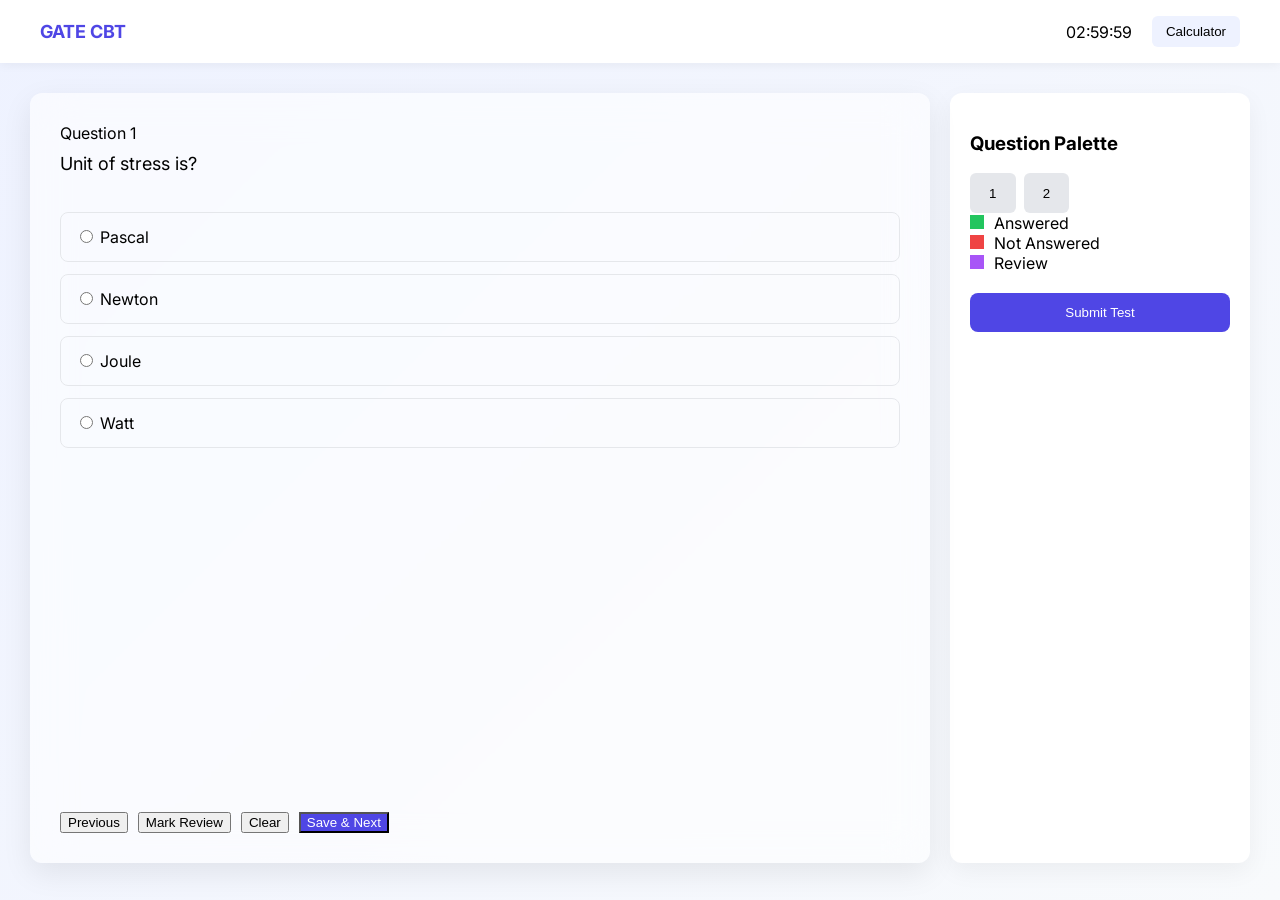
<file: index.html>
<!DOCTYPE html>
<html lang="en">

<head>

<meta charset="UTF-8">
<meta name="viewport" content="width=device-width, initial-scale=1">

<title>GATE Premium CBT</title>

<link rel="stylesheet" href="css/style.css">

<link href="https://fonts.googleapis.com/css2?family=Inter:wght@400;600;700&display=swap" rel="stylesheet">

</head>

<body>

<header class="topbar">

<div class="logo">
GATE CBT
</div>

<div class="tools">

<div id="timer">03:00:00</div>

<button class="btn ghost" onclick="openCalculator()">
Calculator
</button>

</div>

</header>


<div class="layout">

<main class="question-card">

<div class="question-title" id="qNumber"></div>

<p class="question-text" id="qText"></p>

<div class="options" id="options"></div>

<div class="controls">

<button onclick="prevQuestion()">Previous</button>

<button onclick="markReview()">Mark Review</button>

<button onclick="clearAnswer()">Clear</button>

<button class="primary" onclick="nextQuestion()">Save & Next</button>

</div>

</main>


<aside class="palette">

<h3>Question Palette</h3>

<div id="palette"></div>

<div class="legend">

<div><span class="box answered"></span> Answered</div>

<div><span class="box notanswered"></span> Not Answered</div>

<div><span class="box review"></span> Review</div>

</div>

<button class="submit">Submit Test</button>

</aside>

</div>

<script src="js/app.js"></script>

</body>
</html>
</file>
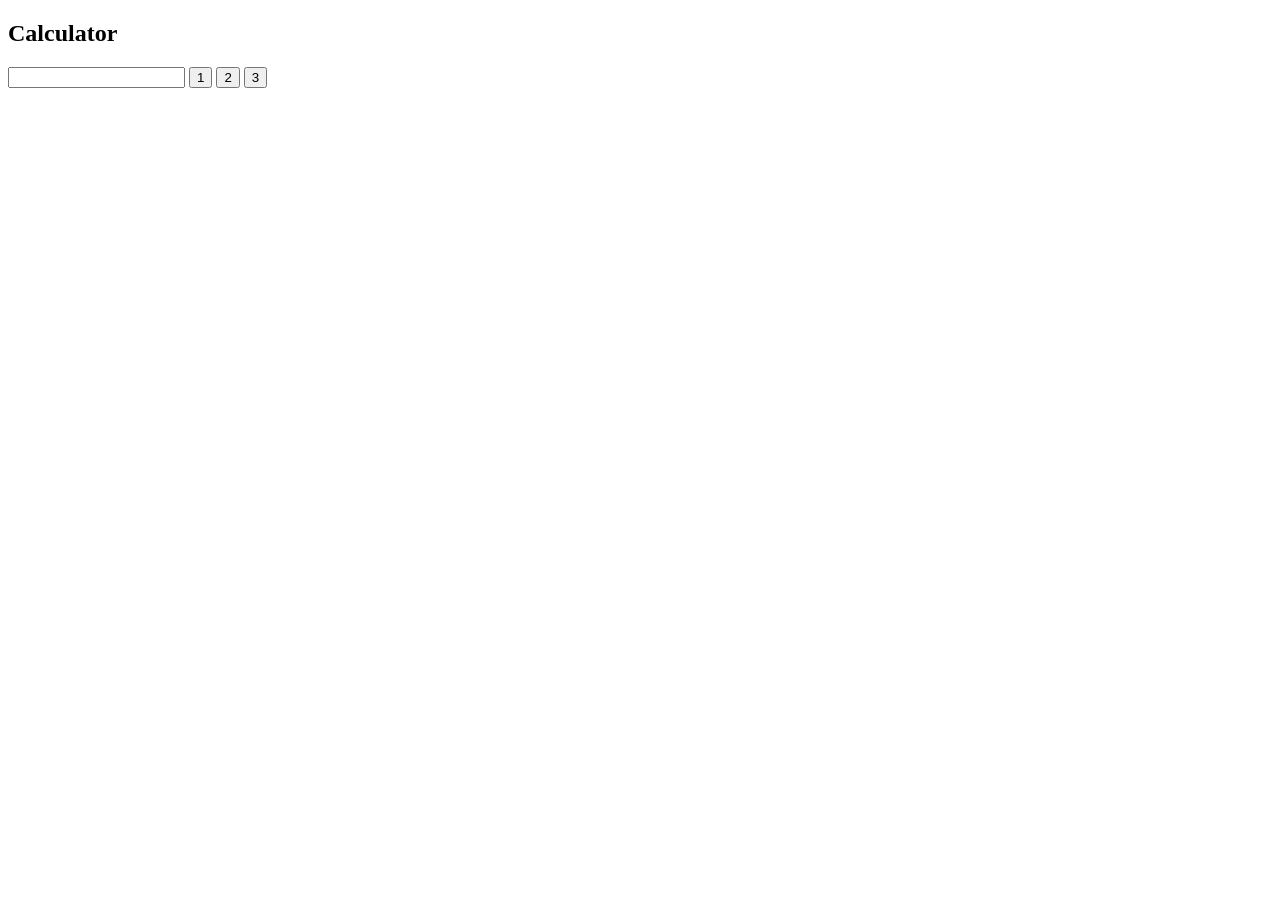
<file: calculator/calculator.html>
<!DOCTYPE html>
<html>
<head>
<title>Calculator</title>
</head>

<body>

<h2>Calculator</h2>

<input id="display">

<button onclick="add('1')">1</button>
<button onclick="add('2')">2</button>
<button onclick="add('3')">3</button>

<script>

function add(val){
document.getElementById("display").value+=val;
}

</script>

</body>
</html>
</file>
<file: css/style.css>
:root{

--primary:#4f46e5;
--glass:rgba(255,255,255,0.6);
--border:#e5e7eb;

}

*{
box-sizing:border-box;
}

body{

margin:0;

font-family:Inter;

background:linear-gradient(135deg,#eef2ff,#f8fafc);

height:100vh;

}

.topbar{

display:flex;

justify-content:space-between;

align-items:center;

padding:16px 40px;

background:white;

box-shadow:0 2px 10px rgba(0,0,0,0.05);

}

.logo{

font-weight:700;

font-size:18px;

color:var(--primary);

}

.tools{

display:flex;

gap:20px;

align-items:center;

}

.btn{

padding:8px 14px;

border-radius:6px;

border:none;

cursor:pointer;

}

.ghost{

background:#eef2ff;

}

.layout{

display:grid;

grid-template-columns:3fr 1fr;

gap:20px;

padding:30px;

height:calc(100vh - 70px);

}

.question-card{

background:var(--glass);

backdrop-filter:blur(20px);

border-radius:12px;

padding:30px;

box-shadow:0 10px 30px rgba(0,0,0,0.08);

display:flex;

flex-direction:column;

}

.question-text{

margin-top:10px;

font-size:18px;

}

.options{

margin-top:20px;

display:flex;

flex-direction:column;

gap:12px;

}

.option{

padding:14px;

border-radius:8px;

border:1px solid var(--border);

cursor:pointer;

transition:all 0.25s;

}

.option:hover{

transform:translateY(-2px);

box-shadow:0 4px 14px rgba(0,0,0,0.08);

background:white;

}

.controls{

margin-top:auto;

display:flex;

gap:10px;

}

.primary{

background:var(--primary);

color:white;

}

.palette{

background:white;

border-radius:12px;

padding:20px;

box-shadow:0 8px 25px rgba(0,0,0,0.05);

}

#palette{

display:grid;

grid-template-columns:repeat(5,1fr);

gap:8px;

margin-top:15px;

}

#palette button{

height:40px;

border:none;

border-radius:6px;

background:#e5e7eb;

cursor:pointer;

transition:0.2s;

}

#palette button:hover{

transform:scale(1.05);

}

.answered{

background:#22c55e;

}

.notanswered{

background:#ef4444;

}

.review{

background:#a855f7;

}

.box{

display:inline-block;

width:14px;

height:14px;

margin-right:6px;

}

.submit{

margin-top:20px;

width:100%;

padding:12px;

border:none;

border-radius:8px;

background:var(--primary);

color:white;

cursor:pointer;

transition:0.3s;

}

.submit:hover{

transform:scale(1.02);

}

@media(max-width:900px){

.layout{

grid-template-columns:1fr;

}

}
</file>
